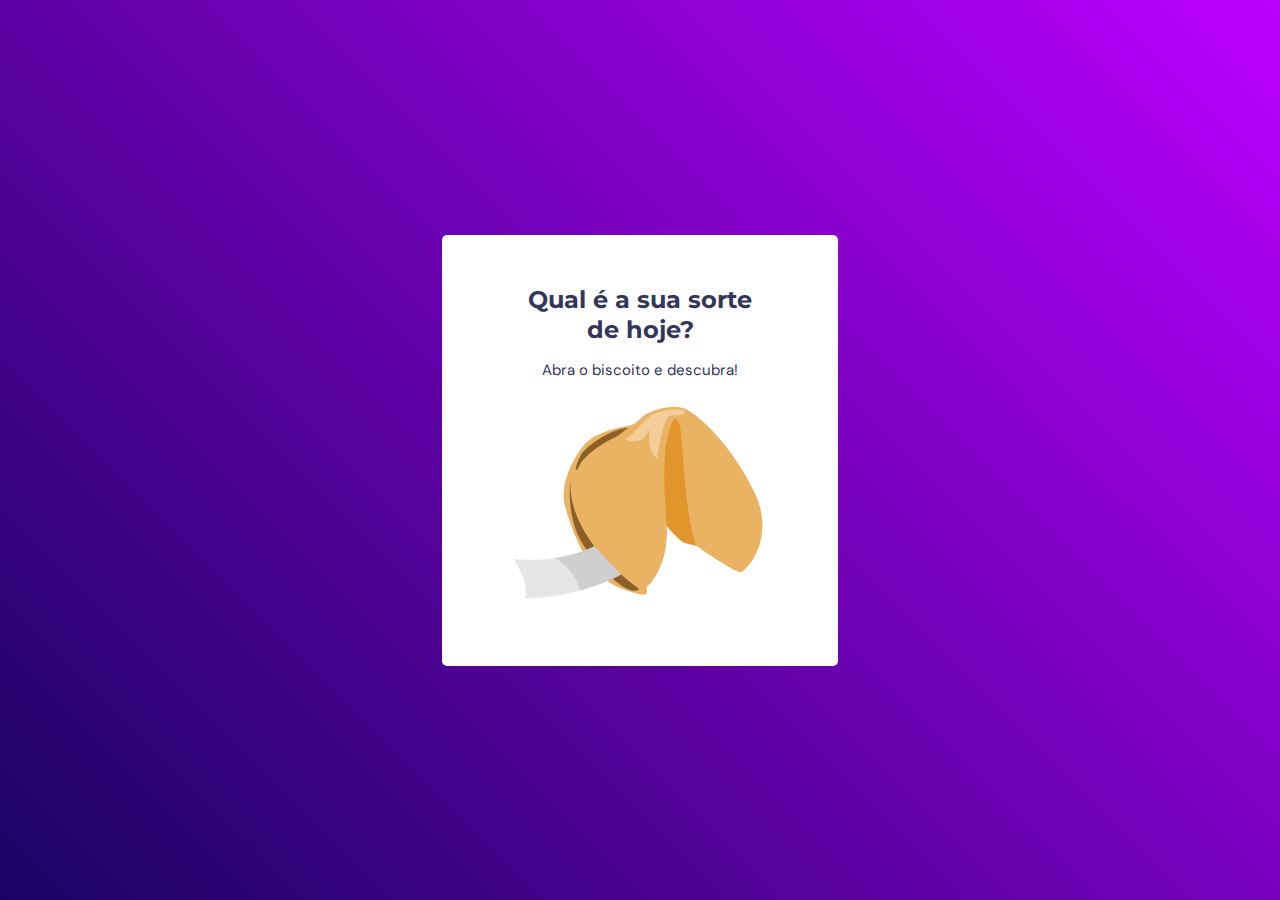
<file: Biscoito da sorte/index.html>
<!DOCTYPE html>
<html lang="pt-br">
<head>
    <meta charset="UTF-8">
    <meta http-equiv="X-UA-Compatible" content="IE=edge">
    <meta name="viewport" content="width=device-width, initial-scale=1.0">
    <title>Biscoito da sorte</title>

    <link rel="stylesheet" href="style.css">

    <link rel="preconnect" href="https://fonts.googleapis.com">
    <link rel="preconnect" href="https://fonts.gstatic.com" crossorigin>
    <link href="https://fonts.googleapis.com/css2?family=DM+Sans:wght@400;700&family=Dancing+Script&family=Montserrat:wght@700&display=swap" rel="stylesheet">
</head>
<body>

    <main>
        <div class="box1">
            <h1>Qual é a sua sorte de hoje?</h1>

            <p>Abra o biscoito e descubra!</p>

            <img class="clickCookie" src="img/fortune-cookie.png" alt="Biscoito da sorte">
        </div>

        <div class="box2 hide">
            <h1>Aqui está a sua sorte de hoje:</h1>

            <div class="lucky">
                <p>Se alguém está tão cansado que não possa te dar um sorriso, deixa-lhe o teu.</p>
            </div>
        
            <img src="img/opened-cookie.png" alt="Cookie aberto">

            <button>Abrir outro Biscoito</button>
        </div>
    </main>

    <script src="main.js"></script>
</body>
</html>
</file>
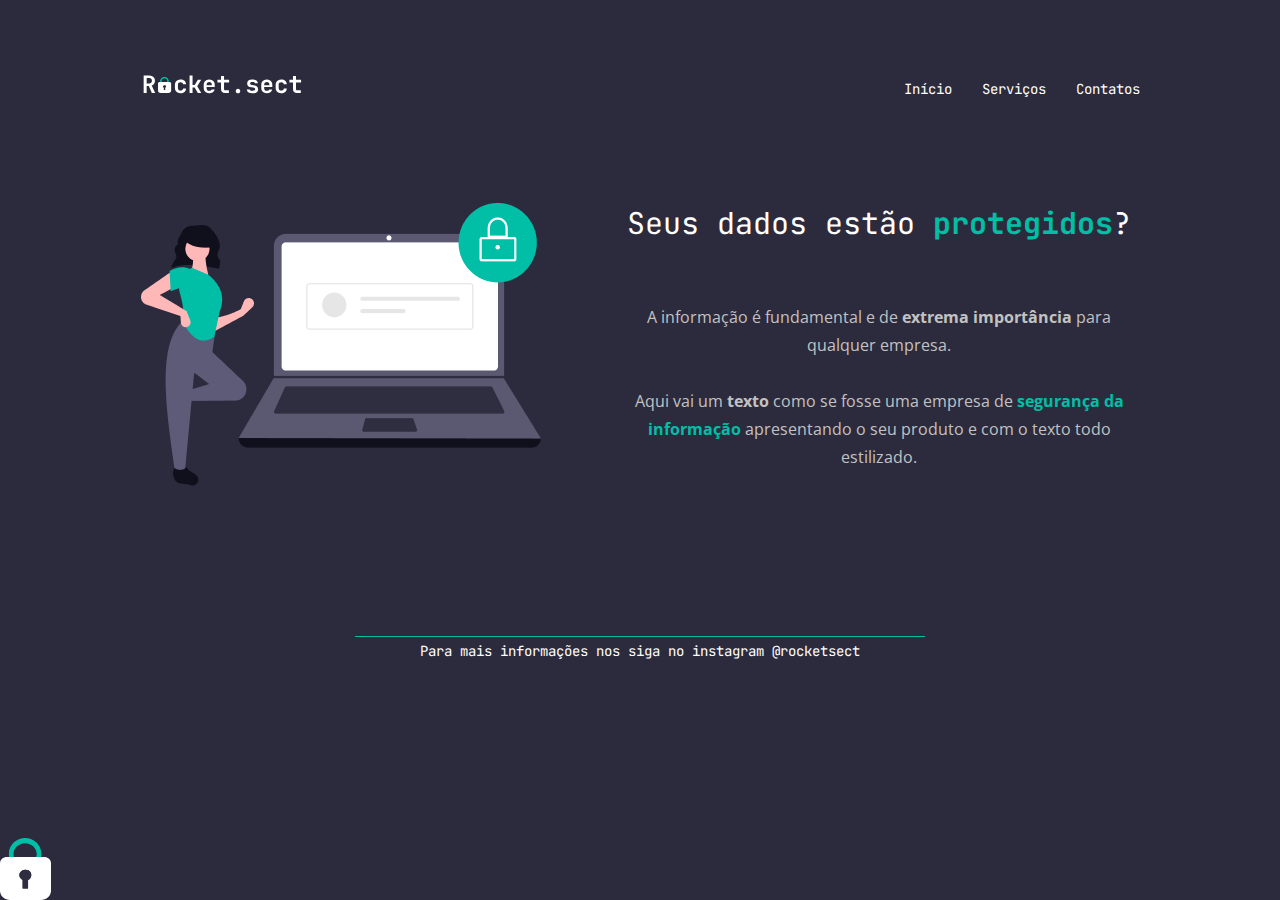
<file: Desafio - Avanç. - Fase 02/index.html>
<!DOCTYPE html>
<html lang="pt-br">
<head>
    <meta charset="UTF-8">
    <meta http-equiv="X-UA-Compatible" content="IE=edge">
    <meta name="viewport" content="width=device-width, initial-scale=1.0">
    <title>Rocket.sect</title>

    <link rel="stylesheet" href="style.css">

    <link rel="preconnect" href="https://fonts.googleapis.com">
    <link rel="preconnect" href="https://fonts.gstatic.com" crossorigin>
    <link href="https://fonts.googleapis.com/css2?family=JetBrains+Mono:wght@400;700&family=Open+Sans:wght@400;700&display=swap" rel="stylesheet">

</head>
<body>
    <div class="page">

    <header>
        <a class="logo" href="#">
            <img src="Images/logo.svg" alt="Rocket.sect">
        </a>

        <nav>
            <ul>
                <li><a href="#">Início</a></li>
                <li><a href="#">Serviços</a></li>
                <li><a href="#">Contatos</a></li>
            </ul>
        </nav>
    </header>

    <main>
        <img src="Images/img1.png" alt="Mulher ao lado de um notebook">

        <section>
            <h1>Seus dados estão <span>protegidos</span>?</h1>
            <p>
                A informação é fundamental e de <strong>extrema importância</strong> para qualquer empresa.

                <br>
                <br>

                Aqui vai um <strong>texto</strong> como se fosse uma empresa de <span>segurança da informação</span> apresentando o seu produto e com o texto todo estilizado.
            </p>

        </section>
    </main>

    <footer>
        Para mais informações nos siga no instagram <a href="https://www.instagram.com">@rocketsect</a>
    </footer>

    <img id="cad" src="Images/padlock-decoration.svg" alt="Cadeado branco">

    </div>
</body>
</html>
</file>
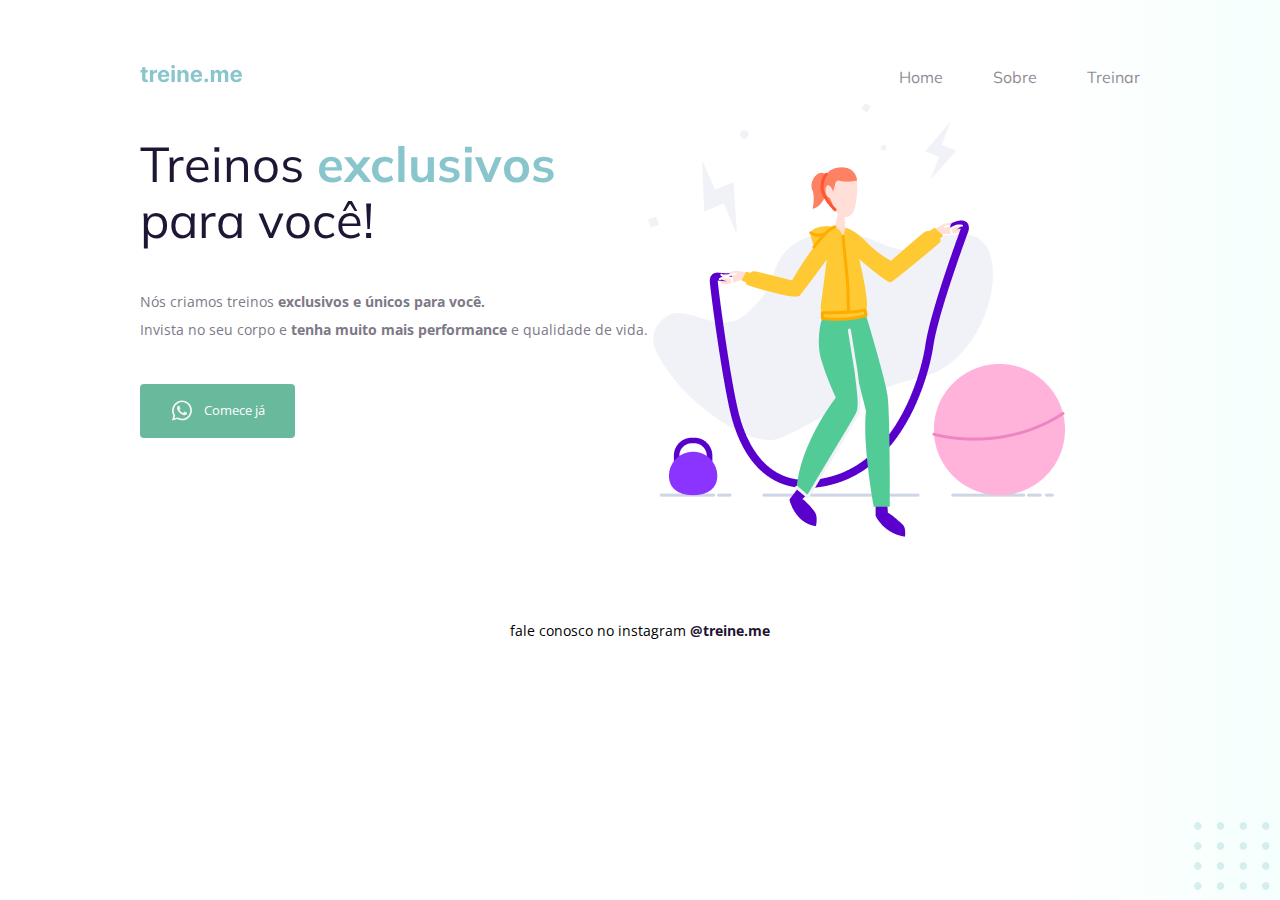
<file: Desafio - Fase 02/index.html>
<!DOCTYPE html>
<html lang="pt-br">
  <head>
    <link rel="preconnect" href="https://fonts.googleapis.com">
    <link rel="preconnect" href="https://fonts.gstatic.com" crossorigin>
    <link href="https://fonts.googleapis.com/css2?family=Mulish:wght@400;700&family=Open+Sans:wght@400;700&display=swap" rel="stylesheet">

    <meta charset="UTF-8" />
    <meta name="viewport" content="width=device-width, initial-scale=1.0" />
    <title>Treine me</title>


  <link rel="stylesheet" href="style.css">

  </head>
  <body>
    <div class="page">
        <nav>
          <a id="logo" href="#">
            <img src="images/logo.svg" alt="Treine.me" />
          </a>

          <ul>
            <li><a href="#">Home</a></li>
            <li><a href="#">Sobre</a></li>
            <li><a href="#">Treinar</a></li>
          </ul>
        </nav>
        
        <main>
          <section>
            <h1>Treinos <span>exclusivos</span> para você!</h1>
            
            <p>
              Nós criamos treinos <strong>exclusivos e únicos para você.</strong></br>
              Invista no seu corpo e <strong>tenha muito mais performance</strong> e qualidade de vida.
            </p>
            
              <button>
                <img src="images/whats.svg" alt="Ícone do whatsapp">
                Comece já
                
              </button>

          </section>
          
          <img src="images/img.png" alt="Desenho de uma mulher pulando corta numa academia.">
      </main>

      <footer>
          fale conosco no instagram <a href="https://instagram.com/treineme" target="_blank">@treine.me</a>
      </footer>
    </div>

    <img id="balls" src="images/balls.svg" alt="Bolinhas decorativas verdes no canto inferior direito da página.">

  </body>
</html>
</file>
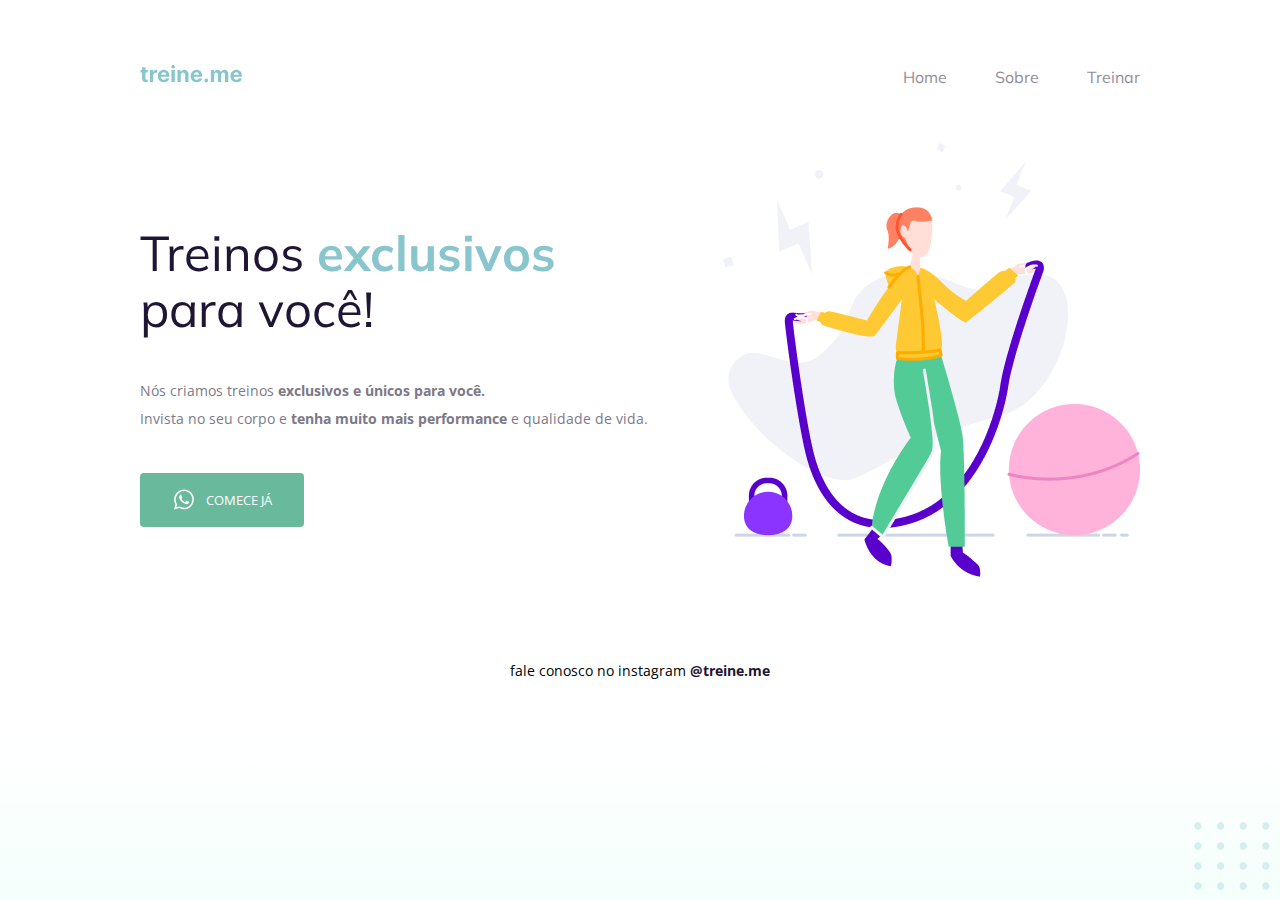
<file: Desafio - Intermediário/index.html>
<!DOCTYPE html>
<html lang="pt-br">
  <head>
    <link rel="preconnect" href="https://fonts.googleapis.com">
    <link rel="preconnect" href="https://fonts.gstatic.com" crossorigin>
    <link href="https://fonts.googleapis.com/css2?family=Mulish:wght@400;700&family=Open+Sans:wght@400;700&display=swap" rel="stylesheet">

    <meta charset="UTF-8" />
    <meta name="viewport" content="width=device-width, initial-scale=1.0" />
    <title>Treine me</title>


    <link rel="stylesheet" href="style.css">

  </head>
  <body>
    <div class="page">
      <header>
        <a href="#">
          <img src="images/logo.svg" alt="Treine.me">
        </a>

        <nav>
          <ul>
            <li><a href="#">Home</a></li>
            <li><a href="#">Sobre</a></li>
            <li><a href="#">Treinar</a></li>
          </ul>
        </nav>
      </header>

      <main>
        <section>
          <h1>Treinos <span>exclusivos</span> para você!</h1>

          <p>
            Nós criamos treinos <strong>exclusivos e únicos para você.</strong></br>
            Invista no seu corpo e <strong>tenha muito mais performance</strong> e qualidade de vida.
          </p>

          <button>
            <img src="images/whats.svg" alt="Ícone do whatsapp">
            Comece já
          </button>
        </section>

        <img src="images/img.png" alt="Desenho de uma mulher pulando corta numa academia.">
      </main>

      <footer>
        fale conosco no instagram <a href="https://instagram.com/treineme" target="_blank">@treine.me</a>
      </footer>
    </div>

    <img id="balls" src="images/balls.svg" alt="Bolinhas decorativas verdes no canto inferior direito da página.">

  </body>
</html>
</file>
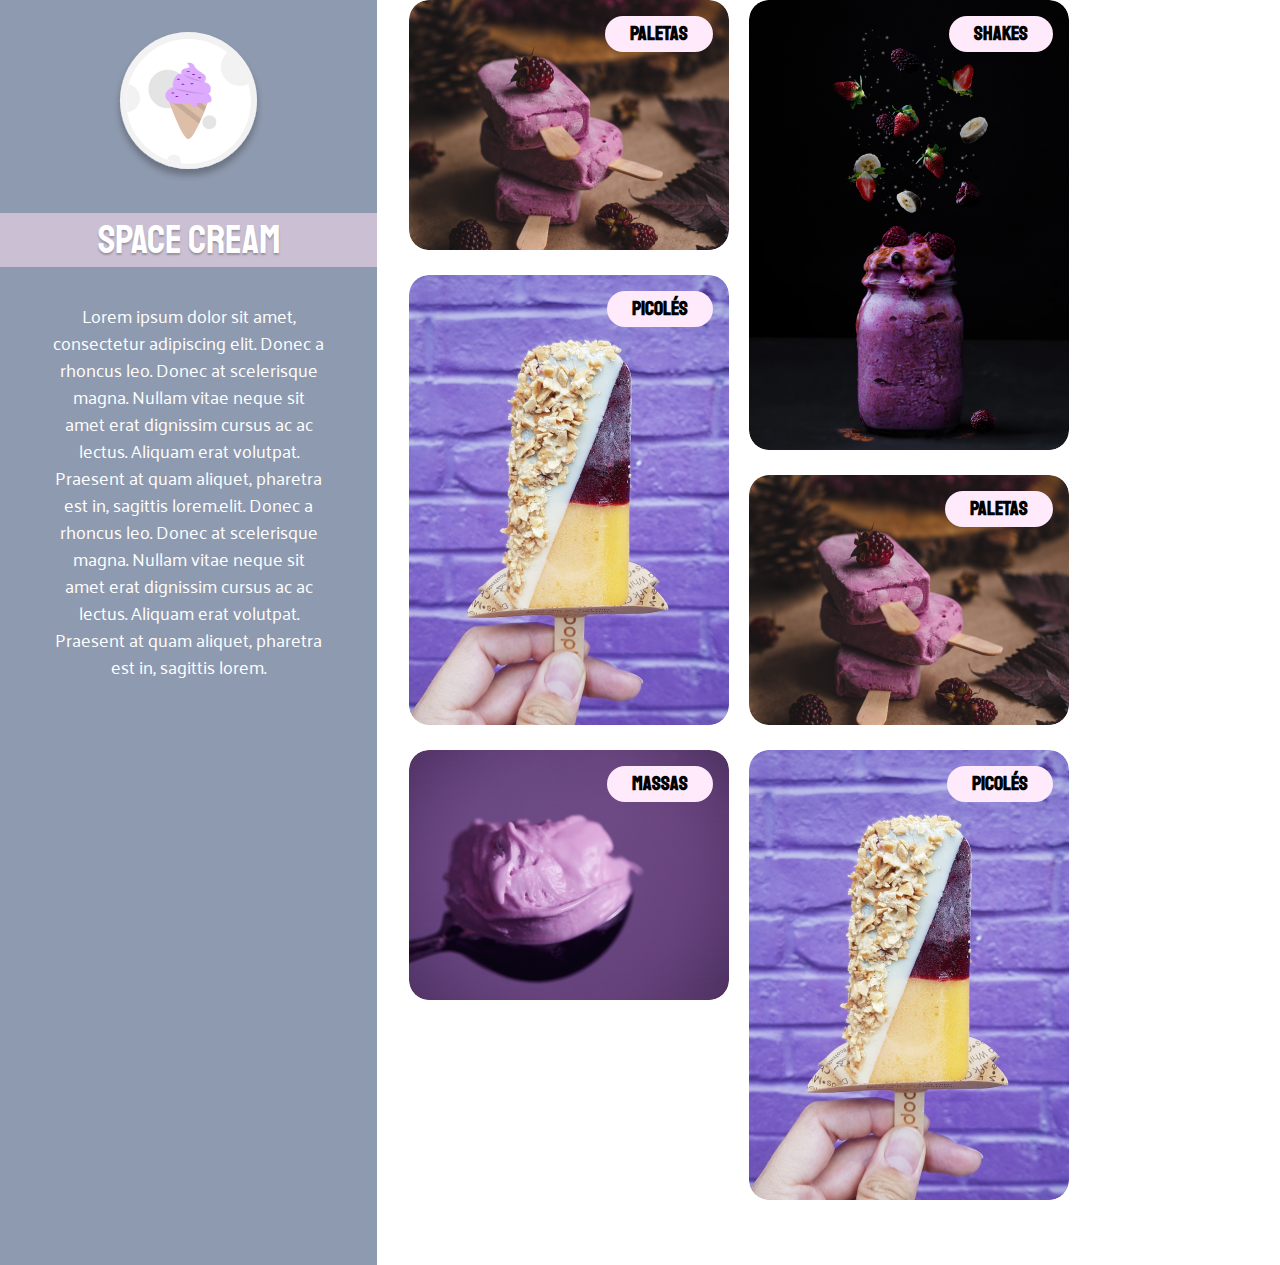
<file: Desafio 05 - mobile first/index.html>
<!DOCTYPE html>
<html lang="pt-br">
<head>
    <meta charset="UTF-8">
    <meta http-equiv="X-UA-Compatible" content="IE=edge">
    <meta name="viewport" content="width=device-width, initial-scale=1.0">
    <title>Desafio 05</title>

    <link rel="stylesheet" href="style.css">

    <link rel="preconnect" href="https://fonts.googleapis.com">
    <link rel="preconnect" href="https://fonts.gstatic.com" crossorigin>
    <link href="https://fonts.googleapis.com/css2?family=Palanquin&family=Staatliches&display=swap" rel="stylesheet">
</head>
<body>
    <div class="container">
        <header>
            <img src="images/logo.svg" alt="logo de sorvete">

            <div class="title">
                <h1>space cream</h1>
            </div>

            <div class="intro-desk">
                <p>
                    Lorem ipsum dolor sit amet, consectetur adipiscing elit. Donec a rhoncus leo. Donec at scelerisque magna. Nullam vitae neque sit amet erat dignissim cursus ac ac lectus. Aliquam erat volutpat. Praesent at quam aliquet, pharetra est in, sagittis lorem.elit. Donec a rhoncus leo. Donec at scelerisque magna. Nullam vitae neque sit amet erat dignissim cursus ac ac lectus. Aliquam erat volutpat. Praesent at quam aliquet, pharetra est in, sagittis lorem. 
                </p>
            </div>
        </header>

        <main>
            <div class="text">
                <p>Lorem ipsum dolor sit, amet consectetur adipisicing elit. Exercitationem neque cupiditate autem enim blanditiis id quis, odio maiores delectus cum! Perferendis magnam autem, distinctio facilis rerum repudiandae harum vero iusto!</p>
            </div>

            <div class="cards">
                <div class="card">
                    <h2>paletas</h2>
                    <img src="images/picoles.png" alt="picoles roxo">
                </div>

                <div class="card">
                    <h2>shakes</h2>
                    <img src="images/shakes.png" alt="shakes">
                </div>

                <div class="card">
                    <h2>paletas</h2>
                    <img src="images/picoles.png" alt="picoles roxo">
                </div>

                <div class="card">
                    <h2>picolés</h2>
                    <img src="images/paletas.png" alt="">
                </div>

                <div class="card">
                    <h2>massas</h2>
                    <img src="images/massas.png" alt="">
                </div>

                <div class="card">
                    <h2>picolés</h2>
                    <img src="images/paletas.png" alt="">
                </div>
            </div>
        </main>
    </div>
</body>
</html>
</file>
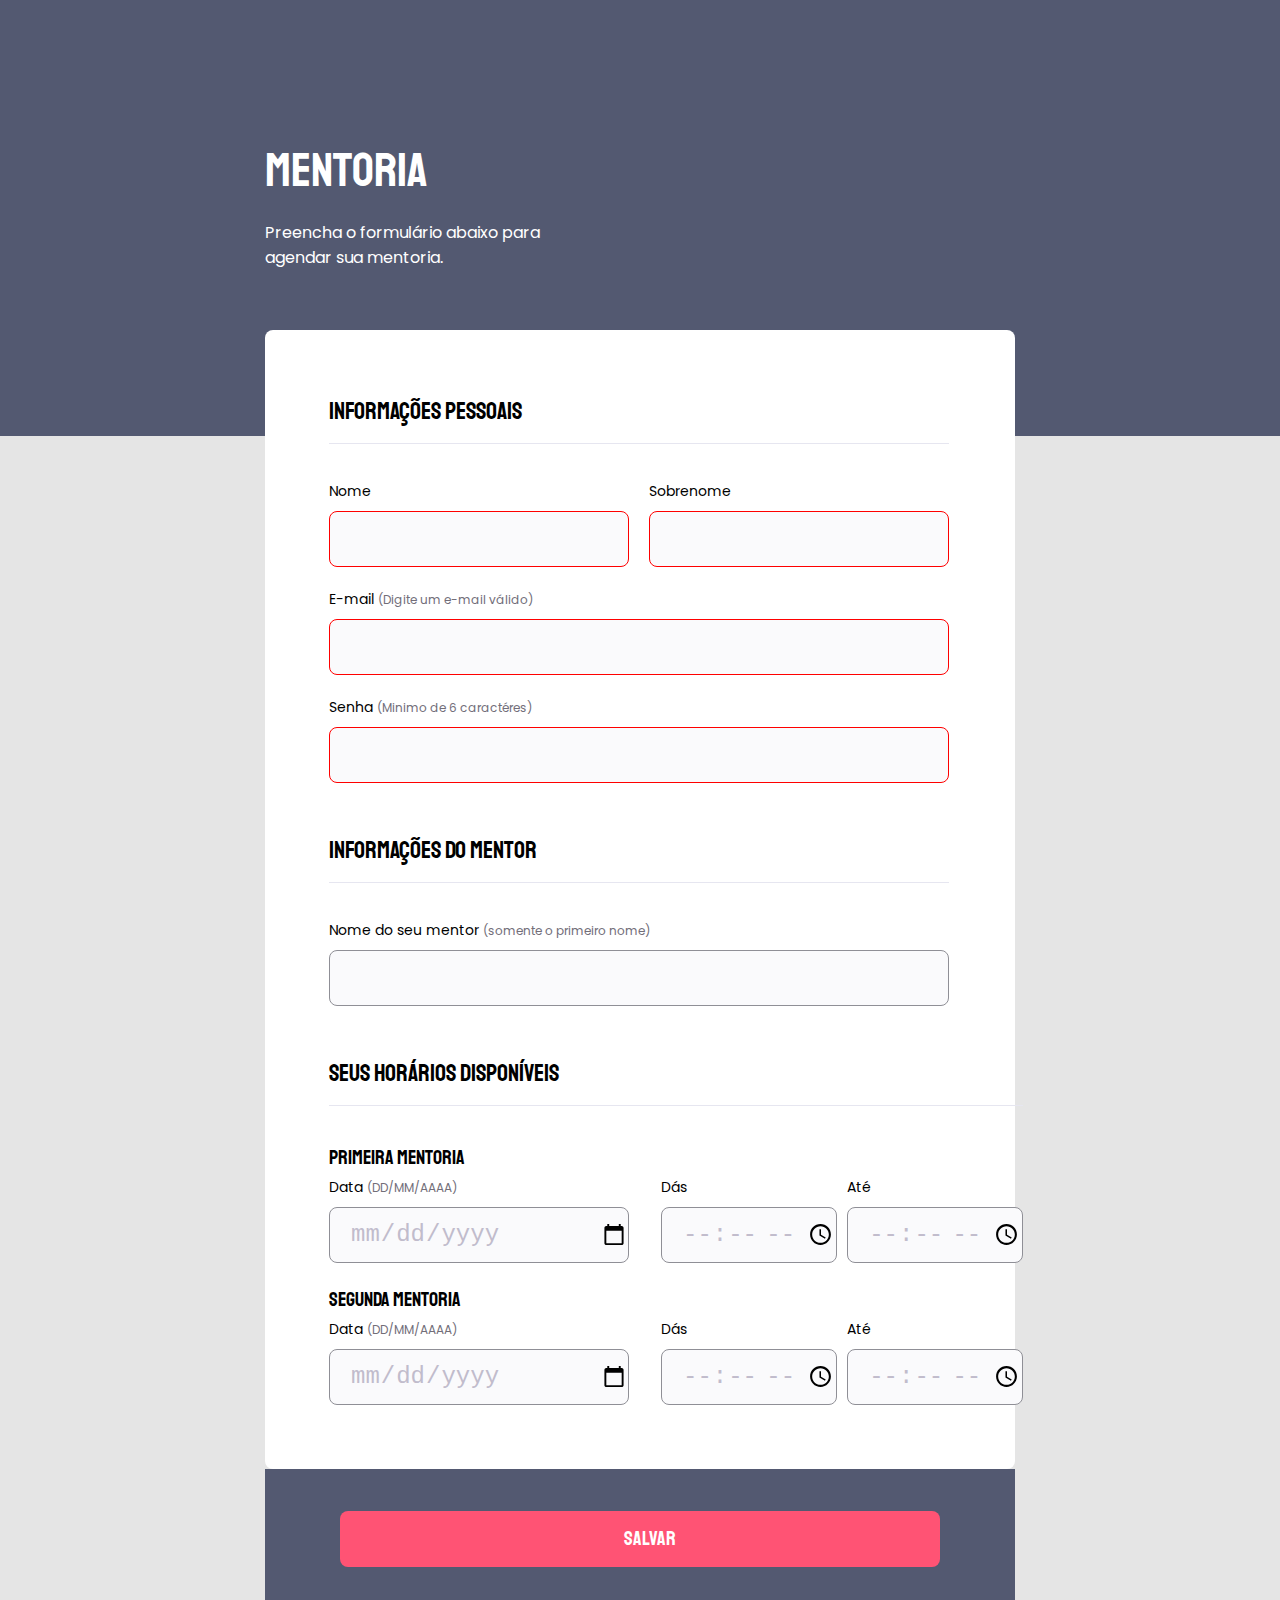
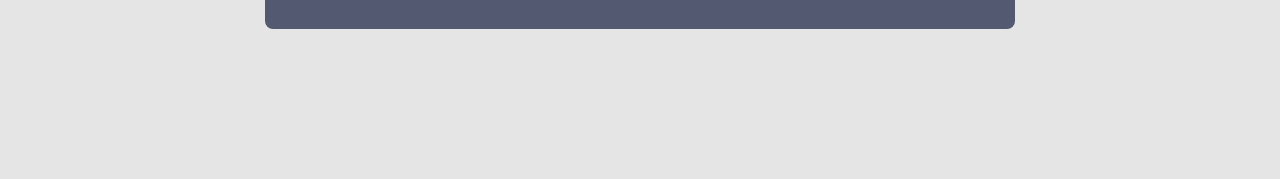
<file: Desafio int. - Fase 03/index.html>
<!DOCTYPE html>
<html lang="pt-br">
<head>
    <meta charset="UTF-8">
    <meta http-equiv="X-UA-Compatible" content="IE=edge">
    <meta name="viewport" content="width=device-width, initial-scale=1.0">
    <title>Desafio 03</title>

    <link rel="preconnect" href="https://fonts.googleapis.com">
    <link rel="preconnect" href="https://fonts.gstatic.com" crossorigin>
    <link href="https://fonts.googleapis.com/css2?family=Poppins:wght@400;700&family=Staatliches&display=swap" rel="stylesheet">

    <link rel="stylesheet" href="style.css">
</head>
<body>
    <div class="page">
        <header>
            <h1>Mentoria</h1>
            <p>Preencha o formulário abaixo para agendar sua mentoria.</p>
        </header>
    
        <main>
            <form id="my-form">
                <div class="form-wrapper">
                    <fieldset class="F-field">
                        <legend>Informações pessoais</legend>
        
                        <div class="name">
                            <div class="input-wrapper">
                                <label for="first-name">Nome</label>
                                <input id="first-name" type="text" required>
                            </div>
            
                            <div class="input-wrapper">
                                <label for="last-name">Sobrenome</label>
                                <input id="last-name" type="text" required>
                            </div>
                        </div>
        
                        <div class="input-wrapper">
                            <label for="your-email">E-mail <span>(Digite um e-mail válido)</span></label>
                            <input id="your-email" type="email" required>
                        </div>
        
                        <div class="input-wrapper">
                            <label for="your-pass">Senha <span>(Minimo de 6 caractéres)</span></label>
                            <input id="your-pass" type="password" required>
                        </div>
                    </fieldset>
    
                    <fieldset>
                        <legend>Informações do mentor</legend>
    
                        <div class="input-wrapper">
                            <label for="mentor-name">Nome do seu mentor <span>(somente o primeiro nome)</span></label>
                            <input id="mentor-name" type="text">
                        </div>
                    </fieldset>
    
                    <fieldset class="last-fieldset">
                        <legend>Seus horários disponíveis</legend>
    
                        <label class="col-label" for="first-mentorship">Primeira mentoria</label>
                        <div class="col-3" id="first-mentorship">
                            <div class="input-wrapper">
                                <label for="event-date">Data <span>(DD/MM/AAAA)</span></label>
                                <input id="event-date" type="date">
                            </div>
    
                            <div class="input-wrapper">
                                <label for="begin-time">Dás</label>
                                <input id="begin-time" type="time">
                            </div>
    
                            <div class="input-wrapper">
                                <label for="end-time">Até</label>
                                <input id="end-time" type="time">
                            </div>
                        </div>
    
                        <label class="col-label" for="sec-mentorship">Segunda mentoria</label>
                        <div class="col-3" id="second-mentorship">
                            <div class="input-wrapper">
                                <label for="event-date">Data <span>(DD/MM/AAAA)</span></label>
                                <input id="event-date" type="date">
                            </div>
    
                            <div class="input-wrapper">
                                <label for="begin-time">Dás</label>
                                <input id="begin-time" type="time">
                            </div>
    
                            <div class="input-wrapper">
                                <label for="end-time">Até</label>
                                <input id="end-time" type="time">
                            </div>
                        </div>
                    </fieldset>
                </div>
            </form>
        </main>
    
        <footer>
            <input
            class="button"
            type="submit" 
            value="Salvar"
            form="my-form">
        </footer>
    </div>
</body>
</html>
</file>
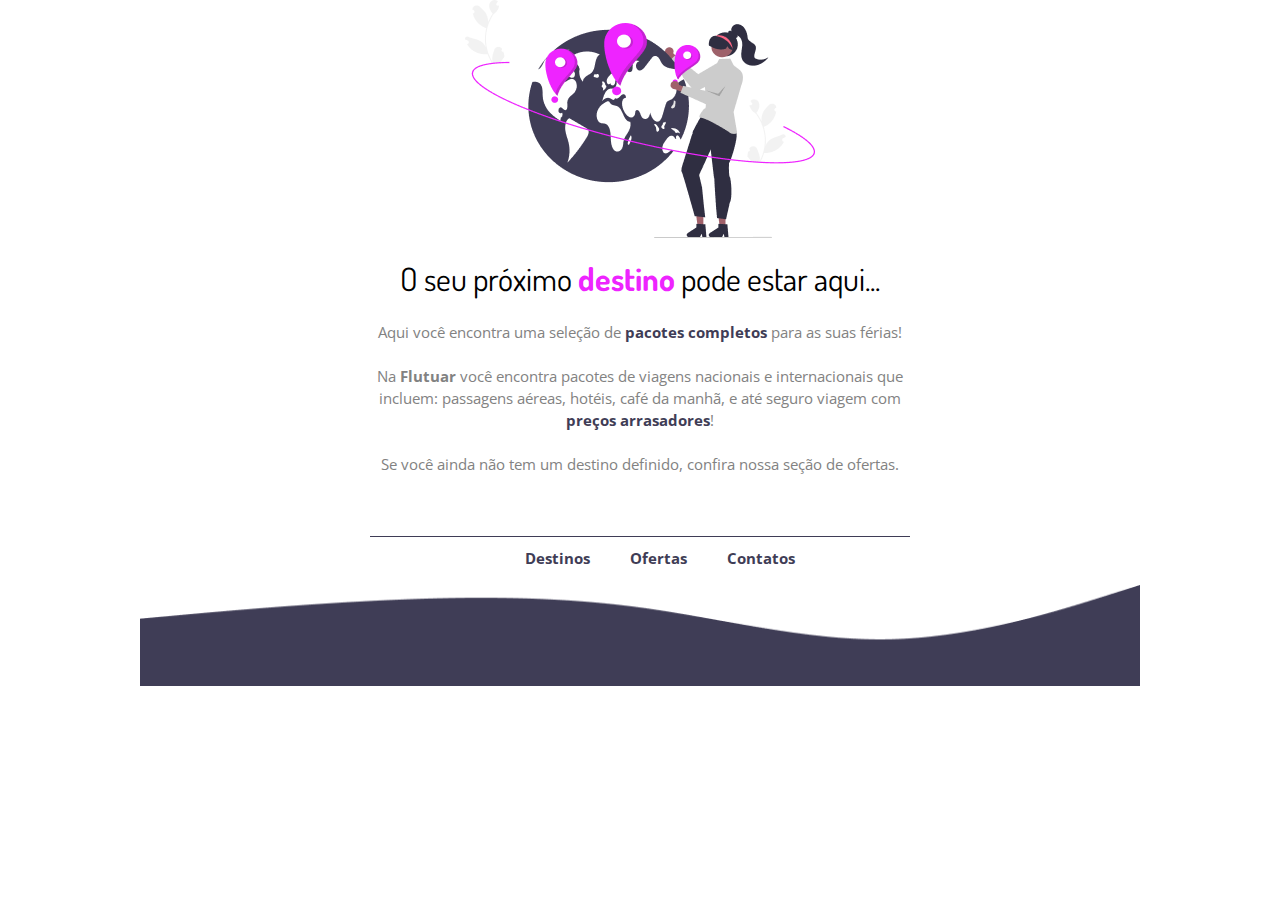
<file: Desafio simples - F02/index.html>
<!DOCTYPE html>
<html lang="pt-br">
<head>
    <meta charset="UTF-8">
    <meta http-equiv="X-UA-Compatible" content="IE=edge">
    <meta name="viewport" content="width=device-width, initial-scale=1.0">
    <title>Projeto básico</title>

    <link rel="stylesheet" href="style.css">

    <link rel="preconnect" href="https://fonts.googleapis.com">
    <link rel="preconnect" href="https://fonts.gstatic.com" crossorigin>
    <link href="https://fonts.googleapis.com/css2?family=Dosis:wght@400;700&family=Open+Sans:wght@400;700&display=swap" rel="stylesheet">
</head>
<body>
    <div class="page">

        <main>
            <img src="images/img1.png" alt="Ilustração de pessoa ao lado do planeta">

            <section>
                <h1>O seu próximo <span>destino</span> pode estar aqui...</h1>

                <p>
                    Aqui você encontra uma seleção de <span>pacotes completos</span> para as suas férias! 
                    
                    <br>
                    <br>

                    Na <strong>Flutuar</strong> você encontra pacotes de viagens nacionais e internacionais que <br>incluem: passagens aéreas, hotéis, café da manhã, e até seguro viagem com <br><span>preços arrasadores</span>!
                    
                    <br>
                    <br>

                    Se você ainda não tem um destino definido, confira nossa seção de ofertas.
                </p>
            </section>
        </main>

        <footer>
            <nav>
                <ul>
                    <li><a href="#">Destinos</a></li>
                    <li><a href="#">Ofertas</a></li>
                    <li><a href="#">Contatos</a></li>
                </ul>
            </nav>
        </footer>

        <img id="wave" src="images/Wave.png" alt="Waves">
    </div>
</body>
</html>
</file>
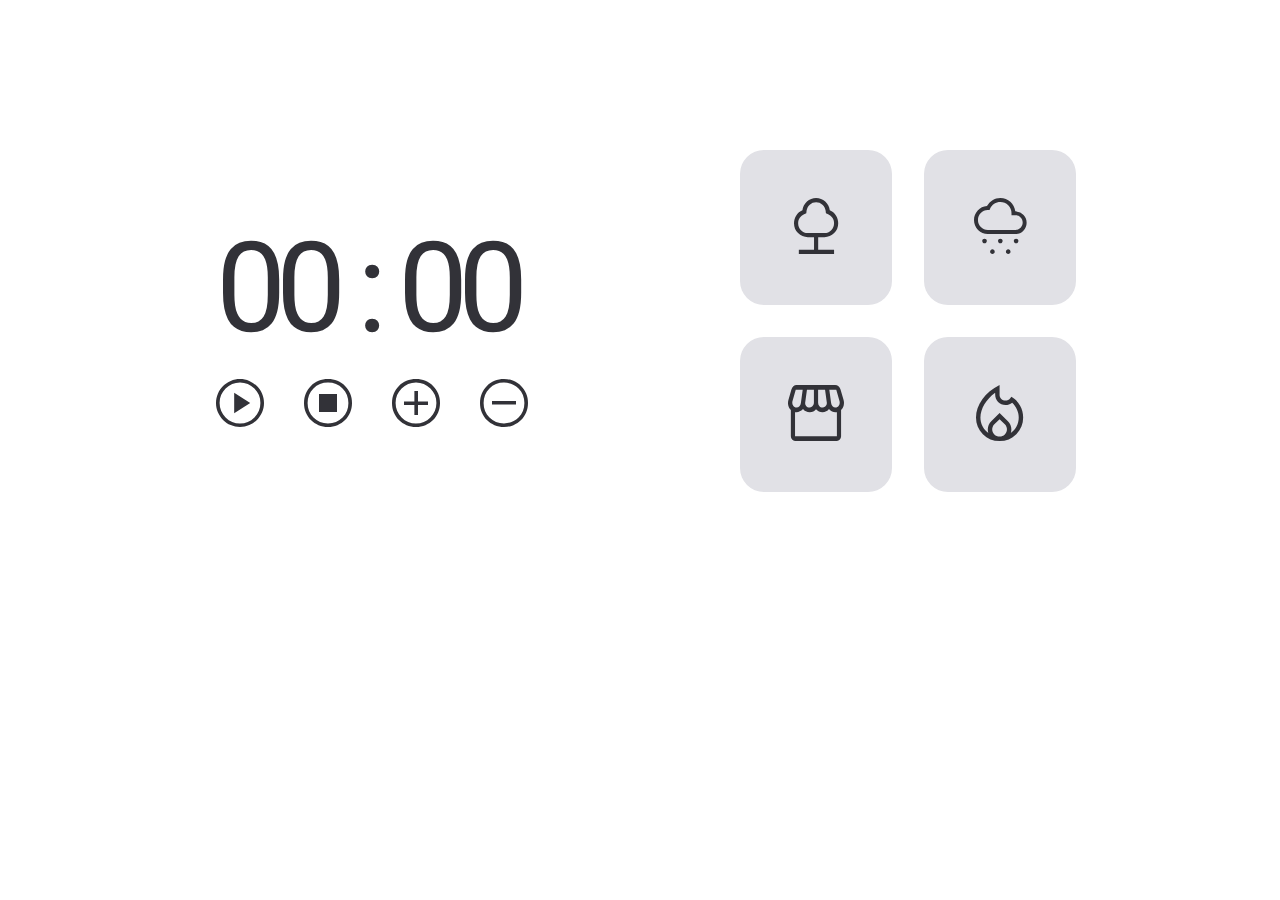
<file: FocusTime-2.0/index.html>
<!DOCTYPE html>
<html lang="pt-br">
<head>
    <meta charset="UTF-8">
    <meta http-equiv="X-UA-Compatible" content="IE=edge">
    <meta name="viewport" content="width=device-width, initial-scale=1.0">
    <title>Focus time</title>

    <link rel="stylesheet" href="style.css">
    <script src="JS/main.js" type="module" defer></script>

    <link rel="preconnect" href="https://fonts.googleapis.com">
    <link rel="preconnect" href="https://fonts.gstatic.com" crossorigin>
    <link href="https://fonts.googleapis.com/css2?family=Roboto:wght@500&display=swap" rel="stylesheet">
</head>

<body>
    <main>
        <div class="left">

            <div class="timer">
                <span class="minutes">00</span>
                <span>:</span>
                <span class="seconds" >00</span>
            </div>

            <div class="controls">

                <!-- PLAY -->
                <button class="play">
                    <svg 
                        class=""
                        width="48" 
                        height="48" 
                        viewBox="0 0 48 48" 
                        fill="none" 
                        xmlns="http://www.w3.org/2000/svg">
                        <path d="M18.18 34.2L34.2 24L18.18 13.8V34.2ZM24 48C20.72 48 17.62 47.37 14.7 46.11C11.78 44.85 9.23 43.13 7.05 40.95C4.87 38.77 3.15 36.22 1.89 33.3C0.63 30.38 0 27.28 0 24C0 20.72 0.63 17.62 1.89 14.7C3.15 11.78 4.87 9.23 7.05 7.05C9.23 4.87 11.78 3.15 14.7 1.89C17.62 0.63 20.72 0 24 0C27.28 0 30.38 0.63 33.3 1.89C36.22 3.15 38.77 4.87 40.95 7.05C43.13 9.23 44.85 11.78 46.11 14.7C47.37 17.62 48 20.72 48 24C48 27.28 47.37 30.38 46.11 33.3C44.85 36.22 43.13 38.77 40.95 40.95C38.77 43.13 36.22 44.85 33.3 46.11C30.38 47.37 27.28 48 24 48ZM24 44.4C29.6 44.4 34.4 42.4 38.4 38.4C42.4 34.4 44.4 29.6 44.4 24C44.4 18.4 42.4 13.6 38.4 9.6C34.4 5.6 29.6 3.6 24 3.6C18.4 3.6 13.6 5.6 9.6 9.6C5.6 13.6 3.6 18.4 3.6 24C3.6 29.6 5.6 34.4 9.6 38.4C13.6 42.4 18.4 44.4 24 44.4Z" 
                        fill="#323238"/>
                    
                    </svg>
                </button>

                <button class="pause hide">
                    <svg fill="#323238" height="48" width="48" version="1.1" id="Capa_1" xmlns="http://www.w3.org/2000/svg" xmlns:xlink="http://www.w3.org/1999/xlink" 
                    viewBox="0 0 512 512" xml:space="preserve">
                    <g>
                        <g>
                            <path d="M256,0C114.842,0,0,114.842,0,256s114.842,256,256,256s256-114.842,256-256S397.158,0,256,0z M256,465.455
                                c-115.493,0-209.455-93.961-209.455-209.455S140.507,46.545,256,46.545S465.455,140.507,465.455,256S371.493,465.455,256,465.455z
                                "/>
                        </g>
                    </g>
                    <g>
                        <g>
                            <path d="M318.061,139.636c-12.853,0-23.273,10.42-23.273,23.273v186.182c0,12.853,10.42,23.273,23.273,23.273
                                c12.853,0,23.273-10.42,23.273-23.273V162.909C341.333,150.056,330.913,139.636,318.061,139.636z"/>
                        </g>
                    </g>
                    <g>
                        <g>
                            <path d="M193.939,139.636c-12.853,0-23.273,10.42-23.273,23.273v186.182c0,12.853,10.42,23.273,23.273,23.273
                                c12.853,0,23.273-10.42,23.273-23.273V162.909C217.212,150.056,206.792,139.636,193.939,139.636z"/>
                        </g>
                    </g>
                </svg>
                </button>
                    
                <!-- STOP -->
                <button class="stop">
                    <svg
                        width="48" 
                        height="48" 
                        viewBox="0 0 48 48" 
                        fill="none" 
                        xmlns="http://www.w3.org/2000/svg">
                        <path d="M24 48C20.6 48 17.44 47.39 14.52 46.17C11.6 44.95 9.06 43.26 6.9 41.1C4.74 38.94 3.05 36.4 1.83 33.48C0.61 30.56 0 27.4 0 24C0 20.64 0.61 17.5 1.83 14.58C3.05 11.66 4.74 9.12 6.9 6.96C9.06 4.8 11.6 3.1 14.52 1.86C17.44 0.62 20.6 0 24 0C27.36 0 30.5 0.62 33.42 1.86C36.34 3.1 38.88 4.8 41.04 6.96C43.2 9.12 44.9 11.66 46.14 14.58C47.38 17.5 48 20.64 48 24C48 27.4 47.38 30.56 46.14 33.48C44.9 36.4 43.2 38.94 41.04 41.1C38.88 43.26 36.34 44.95 33.42 46.17C30.5 47.39 27.36 48 24 48ZM24 44.4C29.8 44.4 34.65 42.45 38.55 38.55C42.45 34.65 44.4 29.8 44.4 24C44.4 18.2 42.45 13.35 38.55 9.45C34.65 5.55 29.8 3.6 24 3.6C18.2 3.6 13.35 5.55 9.45 9.45C5.55 13.35 3.6 18.2 3.6 24C3.6 29.8 5.55 34.65 9.45 38.55C13.35 42.45 18.2 44.4 24 44.4ZM15 33H33V15H15V33Z" 
                        fill="#323238"/>
                    
                    </svg>
                </button>
                    
                <!-- MORE -->
                <button class="more">
                    <svg 
                        width="48" 
                        height="48" 
                        viewBox="0 0 48 48" 
                        fill="none" 
                        xmlns="http://www.w3.org/2000/svg">
                        <path d="M22.38 36H25.98V26.04H36V22.44H25.98V12H22.38V22.44H12V26.04H22.38V36ZM24 48C20.6 48 17.44 47.39 14.52 46.17C11.6 44.95 9.06 43.26 6.9 41.1C4.74 38.94 3.05 36.4 1.83 33.48C0.61 30.56 0 27.4 0 24C0 20.64 0.61 17.5 1.83 14.58C3.05 11.66 4.74 9.12 6.9 6.96C9.06 4.8 11.6 3.1 14.52 1.86C17.44 0.62 20.6 0 24 0C27.36 0 30.5 0.62 33.42 1.86C36.34 3.1 38.88 4.8 41.04 6.96C43.2 9.12 44.9 11.66 46.14 14.58C47.38 17.5 48 20.64 48 24C48 27.4 47.38 30.56 46.14 33.48C44.9 36.4 43.2 38.94 41.04 41.1C38.88 43.26 36.34 44.95 33.42 46.17C30.5 47.39 27.36 48 24 48ZM24 44.4C29.6 44.4 34.4 42.4 38.4 38.4C42.4 34.4 44.4 29.6 44.4 24C44.4 18.4 42.4 13.6 38.4 9.6C34.4 5.6 29.6 3.6 24 3.6C18.4 3.6 13.6 5.6 9.6 9.6C5.6 13.6 3.6 18.4 3.6 24C3.6 29.6 5.6 34.4 9.6 38.4C13.6 42.4 18.4 44.4 24 44.4Z" 
                        fill="#323238"/>
                    </svg>
                </button>
                    
                <!-- LESS -->
                <button class="less">
                    <svg 
                        width="48" 
                        height="48" 
                        viewBox="0 0 48 48" 
                        fill="none" 
                        xmlns="http://www.w3.org/2000/svg">
                        <path d="M12 25.62H36V22.02H12V25.62ZM24 48C20.6 48 17.44 47.39 14.52 46.17C11.6 44.95 9.06 43.26 6.9 41.1C4.74 38.94 3.05 36.4 1.83 33.48C0.61 30.56 0 27.4 0 24C0 20.64 0.61 17.5 1.83 14.58C3.05 11.66 4.74 9.12 6.9 6.96C9.06 4.8 11.6 3.1 14.52 1.86C17.44 0.62 20.6 0 24 0C27.36 0 30.5 0.62 33.42 1.86C36.34 3.1 38.88 4.8 41.04 6.96C43.2 9.12 44.9 11.66 46.14 14.58C47.38 17.5 48 20.64 48 24C48 27.4 47.38 30.56 46.14 33.48C44.9 36.4 43.2 38.94 41.04 41.1C38.88 43.26 36.34 44.95 33.42 46.17C30.5 47.39 27.36 48 24 48ZM24 44.4C29.8 44.4 34.65 42.45 38.55 38.55C42.45 34.65 44.4 29.8 44.4 24C44.4 18.2 42.45 13.35 38.55 9.45C34.65 5.55 29.8 3.6 24 3.6C18.2 3.6 13.35 5.55 9.45 9.45C5.55 13.35 3.6 18.2 3.6 24C3.6 29.8 5.55 34.65 9.45 38.55C13.35 42.45 18.2 44.4 24 44.4Z" 
                        fill="#323238"/>
                    </svg>
                </button>
            </div>
        </div>

        <div class="right">
            <button class="forest">
                <svg
                    width="45" 
                    height="56" 
                    viewBox="0 0 45 56" 
                    fill="none" 
                    xmlns="http://www.w3.org/2000/svg">
                    <path d="M4.83553 56V51.8H20.0329V39.2H13.8158C9.99342 39.2 6.7352 37.835 4.04112 35.105C1.34704 32.375 0 29.0733 0 25.2C0 22.4 0.759868 19.8217 2.2796 17.465C3.79934 15.1083 5.84868 13.3933 8.42763 12.32C8.84211 8.82 10.3503 5.89167 12.9523 3.535C15.5543 1.17833 18.6053 0 22.1053 0C25.6053 0 28.6562 1.17833 31.2582 3.535C33.8602 5.89167 35.3684 8.82 35.7829 12.32C38.3618 13.3933 40.4112 15.1083 41.9309 17.465C43.4507 19.8217 44.2105 22.4 44.2105 25.2C44.2105 29.0733 42.8635 32.375 40.1694 35.105C37.4753 37.835 34.2171 39.2 30.3947 39.2H24.1776V51.8H40.0658V56H4.83553ZM13.8158 35H30.3947C33.0658 35 35.3454 34.0433 37.2336 32.13C39.1217 30.2167 40.0658 27.9067 40.0658 25.2C40.0658 23.24 39.5132 21.455 38.4079 19.845C37.3026 18.235 35.875 17.0333 34.125 16.24L31.9145 15.26L31.6382 12.81C31.3158 10.3367 30.2566 8.28333 28.4605 6.65C26.6645 5.01667 24.5461 4.2 22.1053 4.2C19.6645 4.2 17.5461 5.01667 15.75 6.65C13.9539 8.28333 12.8947 10.3367 12.5724 12.81L12.2961 15.26L10.0855 16.24C8.33553 17.0333 6.90789 18.235 5.80263 19.845C4.69737 21.455 4.14474 23.24 4.14474 25.2C4.14474 27.9067 5.08882 30.2167 6.97697 32.13C8.86513 34.0433 11.1447 35 13.8158 35Z" 
                    fill="#323238"/>
                
                </svg>
            </button>
                    
            <button class="rain">
                <svg 
                    width="53" 
                    height="56" 
                    viewBox="0 0 53 56" 
                    fill="none" 
                    xmlns="http://www.w3.org/2000/svg">
                    <path d="M10.5263 45.3333C9.91228 45.3333 9.375 45.1 8.91447 44.6333C8.45395 44.1667 8.22368 43.6222 8.22368 43C8.22368 42.3778 8.45395 41.8333 8.91447 41.3667C9.375 40.9 9.91228 40.6667 10.5263 40.6667C11.1404 40.6667 11.6776 40.9 12.1382 41.3667C12.5987 41.8333 12.8289 42.3778 12.8289 43C12.8289 43.6222 12.5987 44.1667 12.1382 44.6333C11.6776 45.1 11.1404 45.3333 10.5263 45.3333ZM42.1053 45.3333C41.4912 45.3333 40.9539 45.1 40.4934 44.6333C40.0329 44.1667 39.8026 43.6222 39.8026 43C39.8026 42.3778 40.0329 41.8333 40.4934 41.3667C40.9539 40.9 41.4912 40.6667 42.1053 40.6667C42.7193 40.6667 43.2566 40.9 43.7171 41.3667C44.1776 41.8333 44.4079 42.3778 44.4079 43C44.4079 43.6222 44.1776 44.1667 43.7171 44.6333C43.2566 45.1 42.7193 45.3333 42.1053 45.3333ZM18.4211 56C17.807 56 17.2697 55.7667 16.8092 55.3C16.3487 54.8333 16.1184 54.2889 16.1184 53.6667C16.1184 53.0444 16.3487 52.5 16.8092 52.0333C17.2697 51.5667 17.807 51.3333 18.4211 51.3333C19.0351 51.3333 19.5724 51.5667 20.0329 52.0333C20.4934 52.5 20.7237 53.0444 20.7237 53.6667C20.7237 54.2889 20.4934 54.8333 20.0329 55.3C19.5724 55.7667 19.0351 56 18.4211 56ZM26.3158 45.3333C25.7018 45.3333 25.1645 45.1 24.7039 44.6333C24.2434 44.1667 24.0132 43.6222 24.0132 43C24.0132 42.3778 24.2434 41.8333 24.7039 41.3667C25.1645 40.9 25.7018 40.6667 26.3158 40.6667C26.9298 40.6667 27.4671 40.9 27.9276 41.3667C28.3882 41.8333 28.6184 42.3778 28.6184 43C28.6184 43.6222 28.3882 44.1667 27.9276 44.6333C27.4671 45.1 26.9298 45.3333 26.3158 45.3333ZM34.2105 56C33.5965 56 33.0592 55.7667 32.5987 55.3C32.1382 54.8333 31.9079 54.2889 31.9079 53.6667C31.9079 53.0444 32.1382 52.5 32.5987 52.0333C33.0592 51.5667 33.5965 51.3333 34.2105 51.3333C34.8246 51.3333 35.3618 51.5667 35.8224 52.0333C36.2829 52.5 36.5132 53.0444 36.5132 53.6667C36.5132 54.2889 36.2829 54.8333 35.8224 55.3C35.3618 55.7667 34.8246 56 34.2105 56ZM13.8158 36C10 36 6.74342 34.6333 4.04605 31.9C1.34868 29.1667 0 25.8667 0 22C0 18.4889 1.23903 15.3556 3.7171 12.6C6.19518 9.84444 9.27632 8.33333 12.9605 8.06667C14.364 5.57778 16.2171 3.61111 18.5197 2.16667C20.8224 0.722222 23.4211 0 26.3158 0C30.307 0 33.6513 1.27778 36.3487 3.83333C39.0461 6.38889 40.7018 9.55556 41.3158 13.3333C44.7807 13.5111 47.5329 14.7 49.5724 16.9C51.6118 19.1 52.6316 21.6889 52.6316 24.6667C52.6316 27.7778 51.5461 30.4444 49.375 32.6667C47.2039 34.8889 44.5614 36 41.4474 36H13.8158ZM13.8158 32H41.4474C43.4649 32 45.1754 31.2778 46.5789 29.8333C47.9825 28.3889 48.6842 26.6444 48.6842 24.6C48.6842 22.6 47.9825 20.8889 46.5789 19.4667C45.1754 18.0444 43.4649 17.3333 41.4474 17.3333H37.5V15.3333C37.5 12.1778 36.4145 9.5 34.2434 7.3C32.0724 5.1 29.4298 4 26.3158 4C24.0789 4 22.0285 4.61111 20.1645 5.83333C18.3004 7.05556 16.9298 8.71111 16.0526 10.8L15.5263 12H13.6842C10.9649 12.0889 8.66228 13.1 6.77632 15.0333C4.89035 16.9667 3.94737 19.2889 3.94737 22C3.94737 24.7556 4.91228 27.1111 6.8421 29.0667C8.77193 31.0222 11.0965 32 13.8158 32Z" 
                    fill="#323238"/>
                </svg>
            </button>

            <button class="coffeeshop">
                <svg 
                    width="56" 
                    height="56" 
                    viewBox="0 0 56 56" 
                    fill="none" 
                    xmlns="http://www.w3.org/2000/svg">
                    <path d="M53.0812 24.9667V51.3333C53.0812 52.5778 52.6633 53.6667 51.8274 54.6C50.9916 55.5333 50.0164 56 48.9019 56H7.03872C5.92423 56 4.94905 55.5333 4.11318 54.6C3.27731 53.6667 2.85937 52.5778 2.85937 51.3333V24.9667C1.55913 23.7222 0.700041 22.1926 0.282106 20.3778C-0.135829 18.563 -0.0893918 16.7481 0.421418 14.9333L3.41662 4.43333C3.78812 3.03333 4.43824 1.94444 5.36698 1.16667C6.29573 0.388889 7.36379 0 8.57115 0H47.0908C48.3911 0 49.5288 0.401852 50.504 1.20556C51.4792 2.00926 52.1525 3.08519 52.524 4.43333L55.5889 14.9333C56.0997 16.7481 56.1345 18.563 55.6933 20.3778C55.2522 22.1926 54.3815 23.7222 53.0812 24.9667ZM34.2742 22.5556C35.6208 22.5556 36.7586 22.063 37.6873 21.0778C38.6161 20.0926 38.9875 18.9 38.8018 17.5L37.0604 4.66667H30.0948V17.5C30.0948 18.8481 30.4895 20.0278 31.279 21.0389C32.0684 22.05 33.0668 22.5556 34.2742 22.5556ZM21.2485 22.5556C22.5488 22.5556 23.6516 22.063 24.5572 21.0778C25.4627 20.0926 25.9155 18.9 25.9155 17.5V4.66667H18.9499L17.2085 17.5C17.0227 18.8481 17.3478 20.0278 18.1837 21.0389C19.0195 22.05 20.0412 22.5556 21.2485 22.5556ZM8.57115 22.5556C9.68565 22.5556 10.6492 22.1278 11.4619 21.2722C12.2745 20.4167 12.7505 19.3667 12.8898 18.1222L14.7009 4.66667H7.73528L4.53111 16.0222C4.06674 17.6296 4.25249 19.1204 5.08836 20.4944C5.92423 21.8685 7.08516 22.5556 8.57115 22.5556ZM47.3695 22.5556C48.8555 22.5556 50.028 21.8815 50.8871 20.5333C51.7462 19.1852 51.9435 17.6815 51.4792 16.0222L48.275 4.66667H41.3094L43.1205 18.1222C43.2598 19.3667 43.7358 20.4167 44.5484 21.2722C45.3611 22.1278 46.3014 22.5556 47.3695 22.5556ZM7.03872 51.3333H48.9019V27.1444C48.9483 27.1963 48.7974 27.2222 48.4491 27.2222C48.1009 27.2222 47.741 27.2222 47.3695 27.2222C46.2085 27.2222 45.1057 26.95 44.0608 26.4056C43.016 25.8611 41.9827 25.0185 40.9611 23.8778C40.2181 24.9148 39.2894 25.7315 38.1749 26.3278C37.0604 26.9241 35.8298 27.2222 34.4831 27.2222C33.09 27.2222 31.8943 27.0019 30.8959 26.5611C29.8975 26.1204 28.9339 25.3815 28.0051 24.3444C27.3086 25.2778 26.4263 25.9907 25.3582 26.4833C24.2902 26.9759 23.0828 27.2222 21.7361 27.2222C20.2966 27.2222 19.0195 26.937 17.905 26.3667C16.7905 25.7963 15.8386 24.9667 15.0491 23.8778C13.9347 24.9667 12.8434 25.7963 11.7753 26.3667C10.7073 26.937 9.63921 27.2222 8.57115 27.2222C8.24609 27.2222 7.93264 27.2222 7.6308 27.2222C7.32896 27.2222 7.1316 27.1963 7.03872 27.1444V51.3333ZM48.9019 51.3333H7.03872C7.1316 51.3333 7.32896 51.3333 7.6308 51.3333C7.93264 51.3333 8.24609 51.3333 8.57115 51.3333C9.36059 51.3333 10.3009 51.3333 11.3922 51.3333C12.4835 51.3333 13.7025 51.3333 15.0491 51.3333C15.4671 51.3333 15.9315 51.3333 16.4423 51.3333C16.9531 51.3333 17.4987 51.3333 18.0792 51.3333C18.6596 51.3333 19.2517 51.3333 19.8554 51.3333C20.4591 51.3333 21.086 51.3333 21.7361 51.3333C22.2469 51.3333 22.781 51.3333 23.3382 51.3333C23.8954 51.3333 24.4527 51.3333 25.0099 51.3333C25.5672 51.3333 26.1012 51.3333 26.612 51.3333C27.1228 51.3333 27.5872 51.3333 28.0051 51.3333C29.0268 51.3333 30.0484 51.3333 31.07 51.3333C32.0916 51.3333 33.2293 51.3333 34.4831 51.3333C35.1333 51.3333 35.7718 51.3333 36.3987 51.3333C37.0256 51.3333 37.6176 51.3333 38.1749 51.3333C38.7321 51.3333 39.243 51.3333 39.7073 51.3333C40.1717 51.3333 40.5896 51.3333 40.9611 51.3333C42.0292 51.3333 43.0972 51.3333 44.1653 51.3333C45.2334 51.3333 46.3014 51.3333 47.3695 51.3333C47.741 51.3333 48.1009 51.3333 48.4491 51.3333C48.7974 51.3333 48.9483 51.3333 48.9019 51.3333Z" 
                    fill="#323238"/>
            
                </svg>
            </button>    

            <button class="bonfire">
                <svg 
                    width="48" 
                    height="56" 
                    viewBox="0 0 48 56" 
                    fill="none" 
                    xmlns="http://www.w3.org/2000/svg">
                    <path d="M4.42105 32.4211C4.42105 35.5158 5.12105 38.4263 6.52105 41.1526C7.92105 43.8789 9.87368 46.1509 12.3789 47.9684C12.1825 47.3789 12.0351 46.7772 11.9368 46.1632C11.8386 45.5491 11.7895 44.9474 11.7895 44.3579C11.7895 42.786 12.0842 41.3123 12.6737 39.9368C13.2632 38.5614 14.1228 37.3088 15.2526 36.1789L23.5789 28L31.9053 36.1789C33.0351 37.3088 33.8947 38.5614 34.4842 39.9368C35.0737 41.3123 35.3684 42.786 35.3684 44.3579C35.3684 44.9474 35.3193 45.5491 35.2211 46.1632C35.1228 46.7772 34.9754 47.3789 34.7789 47.9684C37.2842 46.1509 39.2368 43.8789 40.6368 41.1526C42.0368 38.4263 42.7368 35.5158 42.7368 32.4211C42.7368 29.7684 42.1719 27.1772 41.0421 24.6474C39.9123 22.1175 38.2912 19.7965 36.1789 17.6842C35.1474 18.4211 34.0667 18.9982 32.9368 19.4158C31.807 19.8333 30.6772 20.0421 29.5474 20.0421C26.5509 20.0421 24.0702 19.0228 22.1053 16.9842C20.1403 14.9456 19.1579 12.3789 19.1579 9.28421V7.81053C16.8982 9.43158 14.8596 11.2246 13.0421 13.1895C11.2246 15.1544 9.67719 17.2053 8.4 19.3421C7.12281 21.4789 6.14035 23.6649 5.45263 25.9C4.76491 28.1351 4.42105 30.3088 4.42105 32.4211ZM23.5789 34.1895L18.3474 39.3474C17.6596 40.0351 17.1316 40.7965 16.7632 41.6316C16.3947 42.4667 16.2105 43.3754 16.2105 44.3579C16.2105 46.3719 16.9228 48.0789 18.3474 49.4789C19.7719 50.8789 21.5158 51.5789 23.5789 51.5789C25.6421 51.5789 27.386 50.8789 28.8105 49.4789C30.2351 48.0789 30.9474 46.3719 30.9474 44.3579C30.9474 43.3754 30.7632 42.4667 30.3947 41.6316C30.0263 40.7965 29.4982 40.0351 28.8105 39.3474L23.5789 34.1895ZM23.5789 0V9.72632C23.5789 11.3965 24.1561 12.7965 25.3105 13.9263C26.4649 15.0561 27.8772 15.6211 29.5474 15.6211C30.4316 15.6211 31.2544 15.4368 32.0158 15.0684C32.7772 14.7 33.4526 14.1474 34.0421 13.4105L35.3684 11.7895C39.0035 13.8526 41.8772 16.7263 43.9895 20.4105C46.1017 24.0947 47.1579 28.0982 47.1579 32.4211C47.1579 39.0035 44.8737 44.5789 40.3053 49.1474C35.7368 53.7158 30.1614 56 23.5789 56C16.9965 56 11.4211 53.7158 6.85263 49.1474C2.28421 44.5789 0 39.0035 0 32.4211C0 26.1333 2.11228 20.0789 6.33684 14.2579C10.5614 8.43684 16.3088 3.68421 23.5789 0Z" 
                    fill="#323238"/>
                </svg>
            </button>
        </div>
    </main>
</body>
</html>
</file>
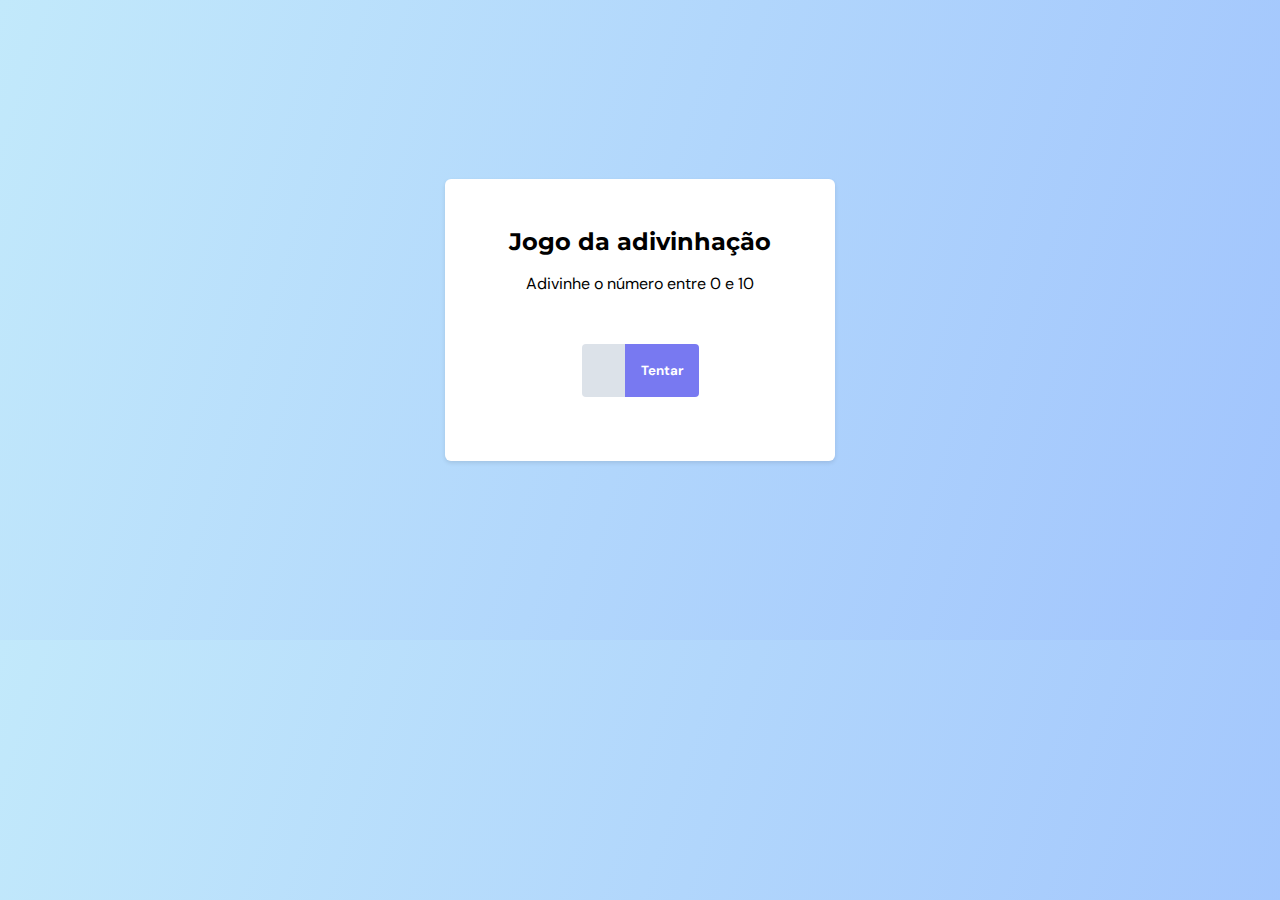
<file: Jogo-adivinha/index.html>
<!DOCTYPE html>
<html lang="pt-br">
<head>
    <meta charset="UTF-8">
    <meta http-equiv="X-UA-Compatible" content="IE=edge">
    <meta name="viewport" content="width=device-width, initial-scale=1.0">
    <title>Adivinha</title>

    <link rel="stylesheet" href="style.css">

    <link rel="preconnect" href="https://fonts.googleapis.com">
    <link rel="preconnect" href="https://fonts.gstatic.com" crossorigin>
    <link href="https://fonts.googleapis.com/css2?family=DM+Sans:wght@400;700&family=Montserrat:wght@600&display=swap" rel="stylesheet">
</head>
<body>
    <main>
        <div class="box1">
            <h1>Jogo da adivinhação</h1>
            <p>Adivinhe o número entre 0 e 10</p>

            <form>
                <input id="inputNumber" type="number" maxlength='1'>
                <button id="btnTry"> Tentar</button>
            </form>
        </div>

        <div class="box2 hide">
            <p>Acertou em 3 vezes</p>

            <button id="btnReset">Jogar novamente</button>
        </div>
    </main>

    <script src="scripts.js"></script>
</body>
</html>
</file>
<file: Biscoito da sorte/style.css>
* {
    margin: 0;
    padding: 0;
    box-sizing: border-box;
}

:root {
    font-size: 62.5%;

    --fs-heading: 2.4rem;
    --fs-texting: 1.5rem;

    --ff-heading:'Montserrat', sans-serif;
    --ff-texting: 'DM Sans', sans-serif;
    --ff-messege:'Dancing Script', cursive;

    --fc-page: #34355B;
}

body {
    background: linear-gradient(45deg, #190361 0%, #BB00FF 100%);
    height: 100vh;

    display: flex;
    justify-content: center;
}

main {
    display: grid;
    place-items: center;
}

main .box1, .box2 {
    background: #FFF;
    padding: 5rem 6.5rem 6.5rem 6.5rem;
    border-radius: .5rem;

    display: flex;
    flex-direction: column;
    align-items: center;
}

main h1 {
    color: var(--fc-page);
    font-family: var(--ff-heading);
    font-size: var(--fs-heading);

    line-height: 3rem;
    width: 26rem;
    text-align: center;

    font-weight: 700;
    justify-content: center;
}

main .box1 p {
    font-family: var(--ff-texting);
    font-size: var(--fs-texting);
    color: var(--fc-page);

    line-height: 2rem;
    margin: 1.5rem 0 2rem;
}

.box2 .lucky {
    font-family:'Dancing Script', cursive;
    font-size: var(--fs-heading);
    line-height: 3rem;

    display: flex;
    flex-direction: row;
    justify-content: center;
    align-items: center;
    text-align: center;

    margin: 2rem 0;
    padding: 1rem;

    width: 30rem; 
    height: 10rem;

    background: #E4EDF1;
    box-shadow: .2rem .2rem .2rem rgba(85, 85, 85, 0.5);
}


.box2 button {
    font-family: var(--ff-texting);
    font-size: var(--fs-texting);
    font-weight: bold;
    line-height: 2rem;

    background: #FF9500;
    border-radius: .4rem;
    padding: 1.6rem;
    color: #FFF;
    border: none;
}

.box2 button:hover {
    background: #de8100;
    cursor: pointer;
}

.box1 .clickCookie:hover {
    cursor: pointer;
    animation: shake 0.5s;
    animation-iteration-count: infinite;
}

@keyframes shake {
    0% { transform: translate(1px, 1px) rotate(0deg); }
    10% { transform: translate(-1px, -2px) rotate(-1deg); }
    20% { transform: translate(-3px, 0px) rotate(1deg); }
    30% { transform: translate(3px, 2px) rotate(0deg); }
    40% { transform: translate(1px, -1px) rotate(1deg); }
    50% { transform: translate(-1px, 2px) rotate(-1deg); }
    60% { transform: translate(-3px, 1px) rotate(0deg); }
    70% { transform: translate(3px, 1px) rotate(-1deg); }
    80% { transform: translate(-1px, -1px) rotate(1deg); }
    90% { transform: translate(1px, 2px) rotate(0deg); }
    100% { transform: translate(1px, -2px) rotate(-1deg); }
}

.box2 .lucky {
    animation: downtoup 1s;
}

@keyframes downtoup {
    0% { transform: translateY(+100px);
    }

    100% { transform: translateY(0); }
}

main .hide {
    display: none;
}
</file>
<file: Desafio - Avanç. - Fase 02/style.css>
* {
    margin: 0;
}

body {
    background-color: #2C2B3D;
}

.page {
    padding-top: 70px;
    width: 1000px;
    margin: 0 auto;
}

header {
    display: flex;
    justify-content: space-between;
    margin-bottom: 100px;
    align-items: baseline;
}

.logo {
    font-size: 24px;
    line-height: 28px;
}


a {
    text-decoration: none;
    color: white;
}

nav li a {
    font-size: 14px;
    line-height: 28px;
}

nav, ul {
    display: flex;
    flex-direction: row;
    list-style: none;
    gap: 30px;
}

header a {
    font-family: 'JetBrains Mono', monospace;
    font-size: 25px;
    line-height: 28px;
}

header a:hover{
    font-weight: bold;
}

h1 {
    font-size: 30px;
    line-height: 40px;
    color: white;
    font-family: 'JetBrains Mono', monospace;
    margin-bottom: 60px;
    font-weight: normal;
}

span {
    color: #00BFA6;
    font-weight: bold;
}

main {
    display: flex;
    gap: 77px;
}

main p {
    font-family: 'Open Sans', sans-serif;
    color: #C2C2C2;
    font-size: 16px;
    line-height: 28px;
}

section {
    text-align: center;
}

footer {
    font-family: 'JetBrains Mono', monospace;
    font-size: 14px;
    line-height: 28px;
    color: white;
    text-align: center;
    border-top: #00BFA6 solid 1px;
    width: 570px;
    margin: 150px auto 0;
}

#cad {
    position: fixed;
    bottom: 0;
    left: 0;
}
</file>
<file: Desafio - Fase 02/style.css>
body {
    margin: 0;
  
    font-family: "Open Sans", sans-serif;
  
    min-height: 100vh;
    
    background: linear-gradient(90deg, rgb(227, 255, 248, 0) 82.08%, rgb(227, 255, 248, 0.38) 100%);
  }
  
  .page {
    width: 1000px;
    margin: 0 auto 15px;
    padding-top: 65px;
  }
  
  nav {
    display: flex;
    justify-content: space-between;
    align-items: center;
  
    margin-bottom: 15px;
  }
  
  ul {
    display: flex;
    list-style: none;
    gap: 50px;
    margin: 0;
    padding: 0;
  }
  
  a {
    color: #1f1534;
    text-decoration: none;
  }
  
  ul li a {
      opacity: 0.5;
  }
  
  ul li a:hover {
    font-weight: bold;
    opacity: 1;
  }
  
  h1, ul {
    font-family: "Mulish", sans-serif;
  }
  
  h1 {
    font-size: 49px;
    line-height: 56px;
    color: #1f1534;
  
    font-weight: normal;
  
    width: 490px;
  }
  
  h1 span {
    color: #89c5cc;
    font-weight: bold;
  }

  main {
    display: flex;
  }
  
  section p {
    font-size: 14px;
    line-height: 28px;
    color: #7d7987;
  
    margin: 40px 0;
  }
  
  button {
    color: white;
    font-family: "Open Sans", sans-serif;
  
    background: #69B99D;
    border: 0;
    padding: 14px 30px 15px;
  
    display: flex;
    gap: 10px;
    align-items: center;
  
    border-radius: 4px;
  
    cursor: pointer;
  }
  
  button:hover {
      background: #4EA788;
  }
  
  footer {
    font-size: 14px;
    line-height: 28px;
  
    text-align: center;
  
    margin-top: 80px;
  }
  
  footer a {
    font-weight: bold;
  }
  
  #balls {
    position: fixed;
    bottom: 0;
    right: 0px;
  }
</file>
<file: Desafio - Intermediário/style.css>
body {
  margin: 0;

  font-family: "Open Sans", sans-serif;

  background: linear-gradient(180deg, rgb(227, 255, 248, 0) 82.08%, rgb(227, 255, 248, 0.38) 100%);

  min-height: 100vh;
}

.page {
  width: 1000px;
  margin: 0 auto;
  padding-top: 65px;
}

header {
  display: flex;
  justify-content: space-between;
  align-items: center;

  margin-bottom: 55px;
}

nav ul {
  display: flex;
  gap: 48px;
  list-style: none;
  margin: 0;
  padding: 0;
}

a {
  color: #1f1534;
  text-decoration: none;
}

ul a {
    opacity: 0.5;
}

.list .item a:hover {
  font-weight: bold;
  opacity: 1;
}

ul, h1 {
  font-family: "Mulish", sans-serif;
}

main {
  display: flex;
  align-items: center;
  justify-content: space-between;
}

h1 {
  font-size: 49px;
  line-height: 56px;
  color: #1f1534;

  font-weight: normal;

  width: 490px;
}

h1 span {
  color: #89c5cc;
  font-weight: bold;
}

p {
  font-size: 14px;
  line-height: 28px;
  color: #7d7987;

  margin: 40px 0;
}

button {
  color: white;
  text-transform: uppercase;
  font-family: "Open Sans", sans-serif;

  background: #69B99D;
  border: 0;
  padding: 14px 32px 15px;

  display: flex;
  align-items: center;
  justify-content: center;
  gap: 10px;

  border-radius: 4px;

  cursor: pointer;
}

footer {
  font-size: 14px;
  line-height: 28px;

  text-align: center;

  margin-top: 80px;
}

footer a {
  font-weight: bold;
}

#balls {
    position: fixed;
    bottom: 0;
    right: 0;
}
</file>
<file: Desafio 05 - mobile first/style.css>
* {
    margin: 0;
    padding: 0;
    box-sizing: border-box;
}

:root {
    font-size: 62.5%;

    --ff-heading: 'Staatliches', cursive;
    --ff-texting: 'Palanquin', sans-serif;

    --fs-heading: 4rem;
    --fs-texting: 1.5rem;

    --fc-heading: #fff;
    --fc-texting: #23053A;

    --bg-primary: #8E9AAF;
    --bg-secondary: #EFF1FF;
    --bg-logo: #CBC0D3;
}

body {
    font-family: var(--ff-texting);
}

header .title {
    background-color: var(--bg-logo);
    width: 100%;
}

@media(max-width:760px) {
    header .intro-desk {
        display: none;
    }
}

header h1 {
    font-size: var(--fs-heading);
    color: var(--fc-heading);
    font-family: var(--ff-heading);
    line-height: 3.4rem;  
    font-weight: normal;
    text-align: center;

    padding: 1rem 0;

    background-color: var(--bg-logo);

    text-shadow: 0px 2px 2px rgba(0, 0, 0, 0.25);

}

header img {
    padding: 3.2rem 0;
}

h1, h2 {
    font-family: var(--ff-heading);
    text-transform: uppercase;
    line-height: 3.4rem;
}

header {
    background: var(--bg-primary);
    display: grid;
    place-items: center;
    /* padding-top: 3.2rem; */
    padding-bottom: 3.6rem;
}

main {
    display: flex;
    flex-direction: column;
    align-items: center;

    padding: 0 3.2rem 6rem;
}

main .text {
    font-size: var(--fs-texting);
    font-family: var(--ff-texting);
    color: var(--fc-texting);
    line-height: 1.5rem;
    text-align: center;
    max-width: 32rem;

    margin: 1.5rem auto 6rem;
}

main .cards {
    display: grid;
}

.cards .card {
    position: relative;
    /* width: 25rem; */
    height: fit-content;
}

img {
    object-fit: cover;
}

.cards .card h2 {
    font-size: 2rem;
    line-height: 3.4rem;
    padding: 0.1rem 2.5rem;
    border-radius: 2rem;

    position: absolute;
    top: 1.6rem;
    right: 1.6rem;

    background: #FEEAFA;

}

.cards .card img {
    width: 100%;
    border-radius: 2rem;
}

.cards {
    gap: 2rem;
}

@media(min-width:760px) {
    main .text {
        display: none;
    }

    .container {
        display: flex;

    }

    .intro-desk {
        display: block;
        margin-top: 3.5rem;
        display: block;
        color: #fff;
        font-size: 1.8rem;
        line-height:1.5;
        text-align: center;
        width: 27.5rem;

    }
    
    header {
        display: flex;
        flex-direction: column;
        height: 100vw;
        width: 37.7rem;
        padding: 0;
        position: fixed;
    }

    .cards {
        margin-left: 37.7rem;
    }

    .cards {
        grid-template-areas: 
        'A B'
        'C B'
        'C D'
        'E F'
        ;
    }

    .cards .card:nth-child(1) {
        grid-area: A;
    }

    .cards .card:nth-child(2) {
        grid-area: B;
    }

    .cards .card:nth-child(3) {
        grid-area: D;
    }

    .cards .card:nth-child(4) {
        grid-area: C;
    }

    .cards .card:nth-child(5) {
        grid-area: E;
    }

    .cards .card:nth-child(6) {
        grid-area: F;
    }


}

@media(min-width:1440px) {


    .cards {
        grid-template-areas: 
        'A B C'
        'D B E'
        'D F E'
        ;

    }

    .cards .card:nth-child(1) {
        grid-area: A;
    }

    .cards .card:nth-child(2) {
        grid-area: B;
    }

    .cards .card:nth-child(3) {
        grid-area: C;
    }

    .cards .card:nth-child(4) {
        grid-area: D;
    }

    .cards .card:nth-child(6) {
        grid-area: E;
    }

    .cards .card:nth-child(5) {
        grid-area: F;
    }
}
</file>
<file: Desafio int. - Fase 03/style.css>
* {
    margin: 0;
    padding: 0;
}

body {
    font-family: 'Poppins', sans-serif;
    background-color: #E5E5E5;
}

.page {
    width: 750px;
    margin: 0 auto;
}

form {
    width: 750px;
    background-color: #FFFFFF;
    border-radius: 8px;
}

.form-wrapper {
    width: 620px;
    padding: 64px;
    gap: 20px;
}

fieldset {
    border: none;
    margin-bottom: 30px;
}

legend {
    font-family: 'Staatliches', cursive;
    font-size: 24px;
    line-height: 34px;

    border-bottom: 1px solid #E6E6F0;
    width: 100%;
    padding-bottom: 15px;
    margin-bottom: 35px;
}

body::before {
    content: '';
    background: #535971;

    height: 436px;
    width: 100%;

    position: absolute;
    z-index: -1;
}


header {
    padding-top: 140px;
    padding-bottom: 60px;
    width: 319px;

    color: #ffffff;
}

header h1 {
    font-family: 'Staatliches', cursive;
    font-size: 48px;
    line-height: auto;
    font-weight: normal;

    margin-bottom: 20px;
}

p {
    font-size: 20;
    line-height: auto;
}

label {
    font-size: 14px;
    line-height: 24px;
    margin-bottom: 8px;
}

label span {
    font-size: 12px;
    line-height: 20px;
    color: #726e79;
}

fieldset {
    width: 620px;
}

fieldset .col-label {
    font-family: 'Staatliches', cursive;
    font-size: 20px;
    line-height: 34px;
}

fieldset .name {
    max-width: 620px;
    display: flex;
    gap: 20px;
}

.input-wrapper {
    display: flex;
    flex-direction: column;
    width: 100%;
}

input {
    background: #FAFAFC;   

    border: 1px solid #8f8f96;
    border-radius: 8px;
    box-sizing: border-box;
    height: 56px;

    font-size: 24px;
    line-height: 50px;
    padding-left: 20px;
    color: #C1BCCC;

    margin-bottom: 20px;
}

.name #first-name, #last-name {
    width: 300px;
}

fieldset .col-3 {
    display: flex;
    gap: 10px;
}

fieldset .col-3 #event-date {
    width: 300px;
    margin-right: 22px;
}

footer {
    height: 160px;
    display: flex;
    align-items: center;
    justify-content: center;
    background-color: #535971;

    border-radius: 0 0 8px 8px;
    margin-bottom: 150px;
}

.button {
    width: 600px;
    background-color: #FF5374;
    color: #FFFFFF;
    font-family: 'Staatliches', cursive;
    font-weight: normal;
    font-size: 20px;
    line-height: 26px;
    border: none;
}

.button:hover {
    background-color: #c33f5a;
    cursor: pointer;
}

input:invalid {
    border-color: red;
}

#second-mentorship #event-date, #begin-time, #end-time {
    margin-bottom: 0;
}

.last-fieldset {
    margin-bottom: 0;
}
</file>
<file: Desafio simples - F02/style.css>
body {
    margin: 0;
}

.page {
    width: 1000px;
    margin: 0 auto;
}

main {
    display: flex;
    flex-direction: column;
    align-items: center;
}

section {
    text-align: center;
}

h1 {
    margin-top: 35px 0 15;
    font-family: 'Dosis', sans-serif;
    font-size: 32px;
    line-height: 40px;
    font-weight: normal;
}

h1 span {
    font-weight: bold;
    color: #EE24FF;
}

p {
    font-family: 'Open Sans', sans-serif;
    font-size: 15px;
    line-height: 22px;
    color: #828282;
}

p span, a {
    color: #3F3D56;
    font-weight: bold;
}

footer {
    margin-top: 30px;
    font-family: 'Open Sans', sans-serif;
}

a {
    text-decoration: none;
    font-size: 15px;
    line-height: 22px;
}

nav {
    display: flex;
    justify-content: center;
}

ul {
    padding-top: 10px;
    border-top: solid #3F3D56 1px;
    list-style: none;
    display: flex;
    gap: 40px;
    justify-content: center;
    width: 500px;
}

#wave {
    width: 1000px;
}
</file>
<file: FocusTime-2.0/style.css>
* {
    margin: 0;
    padding: 0;
    box-sizing: border-box;
}

:root {
    font-size: 62.5%;

    --ff-general: 'Roboto', sans-serif;
    --fc-general: #323238;
}

.timer {
    font-family: var(--ff-general);
    color: var(--fc-general);
    font-size: 12.5rem;
    line-height: 14.7rem;
    letter-spacing: -10px;
}

.left {
    display: flex;
    flex-direction: column;
}

body {
    display: grid;
    place-content: center;
    place-items: center;
    padding: 15rem;
}

main {
    display: grid;
    place-items: center;
    place-content: center;
    grid-template-columns: 1fr 1fr;
    max-height: 100hv;
    max-width: 100wv;

    gap: 20rem;
    justify-content: center;
}

.controls {
    margin-top: 1.7rem;

    display: flex;
    gap: 4rem;
    align-items: center;
    justify-content: space-between;
}

.controls button {
    background: none;
    border: none;
    object-fit: contain;
    cursor: pointer;

    width: 4.8rem;
    height: 4.8rem;
}

.right button {
    background: #E1E1E6;
    padding: 4.8rem;

    border-radius: 24px;
    border: none;
    cursor: pointer;
}

.right {
    display: grid;
    grid-template-columns: 1fr 1fr;
    gap: 3.2rem;
}

.minutes {
    cursor: pointer;
}

.hide {
    display: none;
    visibility: hidden;
}
</file>
<file: Jogo-adivinha/style.css>
* {
    margin: 0;
    padding: 0;
    box-sizing: border-box;
}

:root {
    font-size: 62.5%;

    --ff-texting: 'DM Sans', sans-serif;
    --ff-headind: 'Montserrat', sans-serif;

    --fs-texting: 1.6rem;
    --fs-heading: 2.4rem;
}

body {
    background: linear-gradient(107.56deg, #C2E9FB 0%, #A1C4FD 100%);

    display: grid;
    place-items: center;
    height: 50vw;
}

main h1 {
    font-family: var(--ff-headind);
    font-size: var(--fs-heading);
    line-height: 2.9rem;
}

main p {
    font-family: var(--ff-texting);
    font-size: var(--fs-texting);
    line-height: 150%;
}

main {


    display: flex;
    flex-direction: column;
    text-align: center;

    padding: 4.8rem 6.4rem 6.4rem;
    gap: 4.8rem;


    background: #FFFFFF;
    box-shadow: 0px 0.2rem 0.4rem rgba(0, 0, 0, 0.1);
    border-radius: 0.6rem;

    min-width: (42.8rem, 90%)
}


button {

    background: #7879F1;
    border-radius: 0 0.4rem .4rem 0;
    border: none;

    font-family: var(--ff-texting);
    font-weight: 700;
    color: #FFF;


}

.box1, .box2 {
    display: flex;
    flex-direction: column;
    justify-content: center;

    gap: 1.6rem;
    align-items: center;
}

form {
    margin-top: 3.2rem;
    display: flex;

}

button {
    cursor: pointer;
}

button:hover {
    background: #6767d4;
}

input, button {
    border: 0;
    padding: 1.6rem;

}

input {
    background: #DCE2E9;

    font-family: var(--ff-texting);
    font-weight: 400;
    font-size: var(--fs-texting);
    line-height: 2.1rem;

    width: 4.3rem;

    color: #34355B;

    border-radius: 0.4rem 0 0 .4rem;
    
}

input::-webkit-outer-spin-button,
input::-webkit-inner-spin-button {
  -webkit-appearance: none;
}



/* SCREEN 2 */

.box2 p {
    font-weight: 400;
    font-size: var(--fs-heading);

}

.box2 button {
    border-radius: .4rem;
}

.hide {
    display: none;
}
</file>
